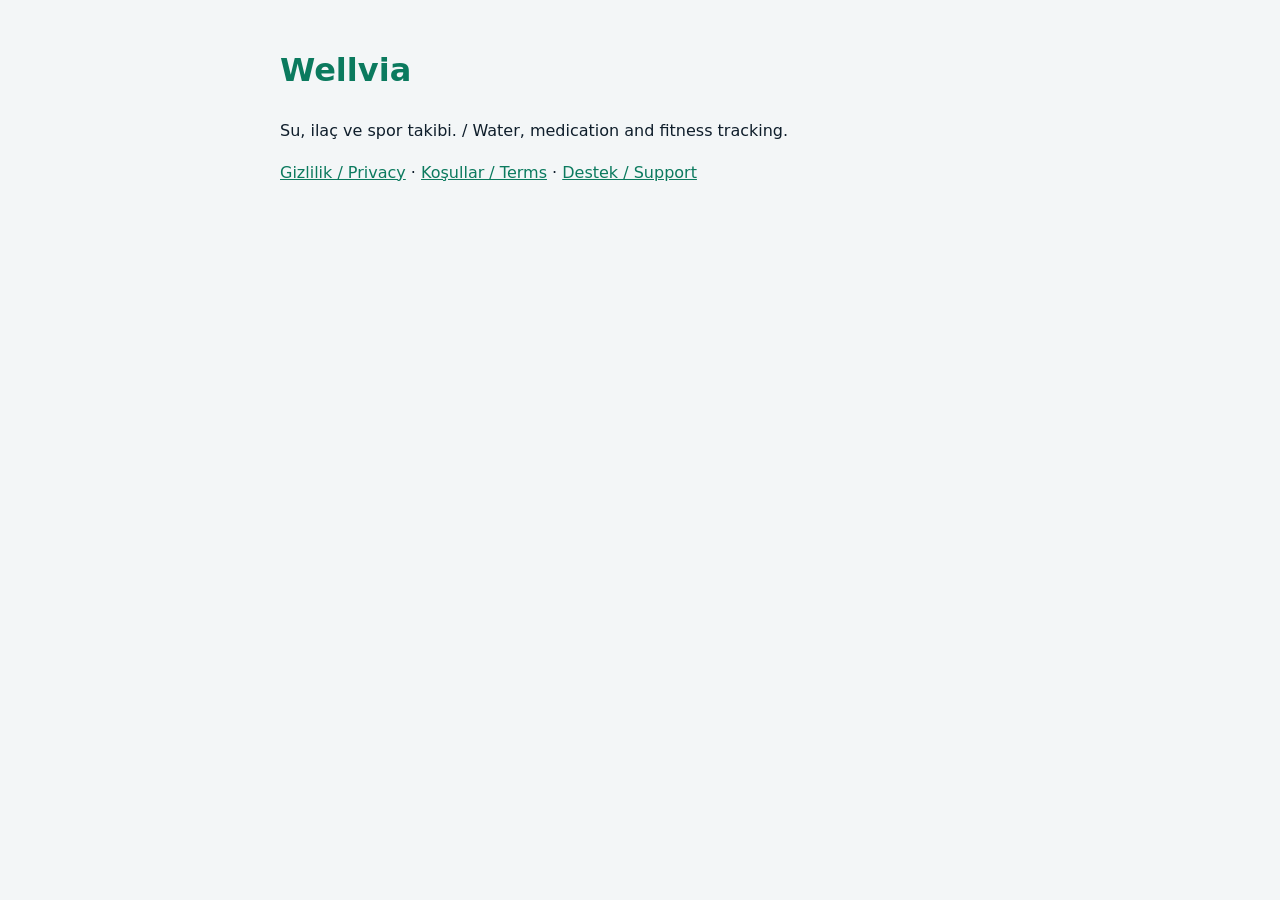
<file: index.html>
<!doctype html><html lang="tr"><head><meta charset="utf-8"><meta name="viewport" content="width=device-width,initial-scale=1"><title>Wellvia</title><link rel="stylesheet" href="style.css"></head><body>
<h1>Wellvia</h1><p>Su, ilaç ve spor takibi. / Water, medication and fitness tracking.</p>
<p><a href="privacy.html">Gizlilik / Privacy</a> · <a href="terms.html">Koşullar / Terms</a> · <a href="mailto:kazim.ozgun87@icloud.com">Destek / Support</a></p></body></html>
</file>
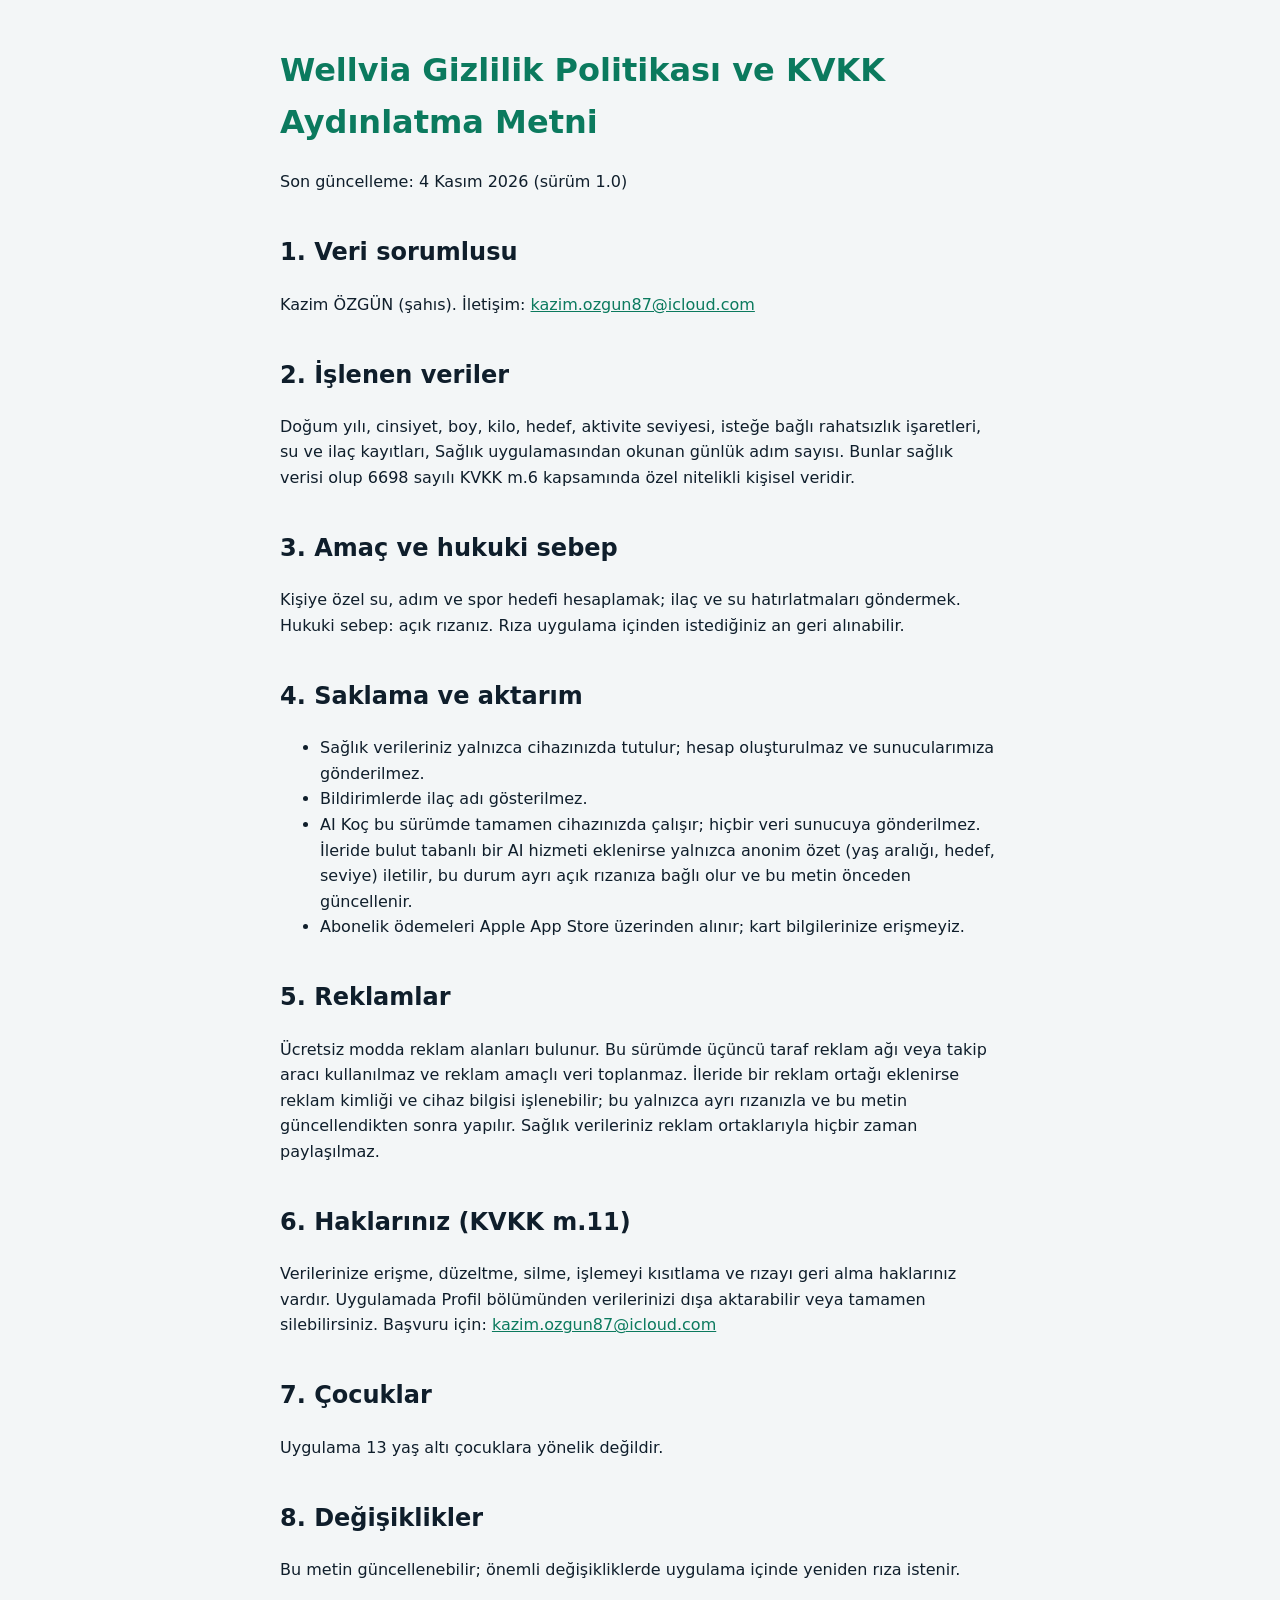
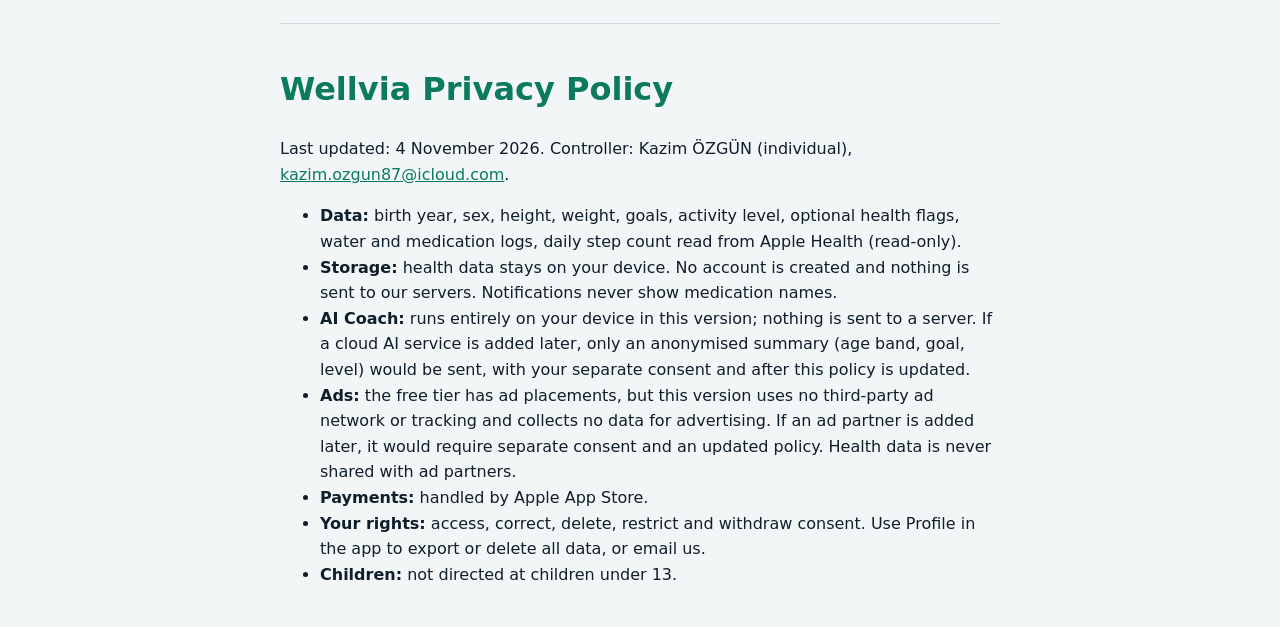
<file: privacy.html>
<!doctype html>
<html lang="tr"><head><meta charset="utf-8"><meta name="viewport" content="width=device-width,initial-scale=1">
<title>Wellvia Gizlilik Politikası</title><link rel="stylesheet" href="style.css"></head><body>

<h1>Wellvia Gizlilik Politikası ve KVKK Aydınlatma Metni</h1>
<p>Son güncelleme: 4 Kasım 2026 (sürüm 1.0)</p>
<h2>1. Veri sorumlusu</h2>
<p>Kazim ÖZGÜN (şahıs). İletişim: <a href="mailto:kazim.ozgun87@icloud.com">kazim.ozgun87@icloud.com</a></p>
<h2>2. İşlenen veriler</h2>
<p>Doğum yılı, cinsiyet, boy, kilo, hedef, aktivite seviyesi, isteğe bağlı rahatsızlık işaretleri, su ve ilaç kayıtları, Sağlık uygulamasından okunan günlük adım sayısı. Bunlar sağlık verisi olup 6698 sayılı KVKK m.6 kapsamında özel nitelikli kişisel veridir.</p>
<h2>3. Amaç ve hukuki sebep</h2>
<p>Kişiye özel su, adım ve spor hedefi hesaplamak; ilaç ve su hatırlatmaları göndermek. Hukuki sebep: açık rızanız. Rıza uygulama içinden istediğiniz an geri alınabilir.</p>
<h2>4. Saklama ve aktarım</h2>
<ul>
<li>Sağlık verileriniz yalnızca cihazınızda tutulur; hesap oluşturulmaz ve sunucularımıza gönderilmez.</li>
<li>Bildirimlerde ilaç adı gösterilmez.</li>
<li>AI Koç bu sürümde tamamen cihazınızda çalışır; hiçbir veri sunucuya gönderilmez. İleride bulut tabanlı bir AI hizmeti eklenirse yalnızca anonim özet (yaş aralığı, hedef, seviye) iletilir, bu durum ayrı açık rızanıza bağlı olur ve bu metin önceden güncellenir.</li>
<li>Abonelik ödemeleri Apple App Store üzerinden alınır; kart bilgilerinize erişmeyiz.</li>
</ul>
<h2>5. Reklamlar</h2>
<p>Ücretsiz modda reklam alanları bulunur. Bu sürümde üçüncü taraf reklam ağı veya takip aracı kullanılmaz ve reklam amaçlı veri toplanmaz. İleride bir reklam ortağı eklenirse reklam kimliği ve cihaz bilgisi işlenebilir; bu yalnızca ayrı rızanızla ve bu metin güncellendikten sonra yapılır. Sağlık verileriniz reklam ortaklarıyla hiçbir zaman paylaşılmaz.</p>
<h2>6. Haklarınız (KVKK m.11)</h2>
<p>Verilerinize erişme, düzeltme, silme, işlemeyi kısıtlama ve rızayı geri alma haklarınız vardır. Uygulamada Profil bölümünden verilerinizi dışa aktarabilir veya tamamen silebilirsiniz. Başvuru için: <a href="mailto:kazim.ozgun87@icloud.com">kazim.ozgun87@icloud.com</a></p>
<h2>7. Çocuklar</h2>
<p>Uygulama 13 yaş altı çocuklara yönelik değildir.</p>
<h2>8. Değişiklikler</h2>
<p>Bu metin güncellenebilir; önemli değişikliklerde uygulama içinde yeniden rıza istenir.</p>
<hr>
<h1>Wellvia Privacy Policy</h1>
<p>Last updated: 4 November 2026. Controller: Kazim ÖZGÜN (individual), <a href="mailto:kazim.ozgun87@icloud.com">kazim.ozgun87@icloud.com</a>.</p>
<ul>
<li><b>Data:</b> birth year, sex, height, weight, goals, activity level, optional health flags, water and medication logs, daily step count read from Apple Health (read-only).</li>
<li><b>Storage:</b> health data stays on your device. No account is created and nothing is sent to our servers. Notifications never show medication names.</li>
<li><b>AI Coach:</b> runs entirely on your device in this version; nothing is sent to a server. If a cloud AI service is added later, only an anonymised summary (age band, goal, level) would be sent, with your separate consent and after this policy is updated.</li>
<li><b>Ads:</b> the free tier has ad placements, but this version uses no third-party ad network or tracking and collects no data for advertising. If an ad partner is added later, it would require separate consent and an updated policy. Health data is never shared with ad partners.</li>
<li><b>Payments:</b> handled by Apple App Store.</li>
<li><b>Your rights:</b> access, correct, delete, restrict and withdraw consent. Use Profile in the app to export or delete all data, or email us.</li>
<li><b>Children:</b> not directed at children under 13.</li>
</ul>
</body></html>
</file>
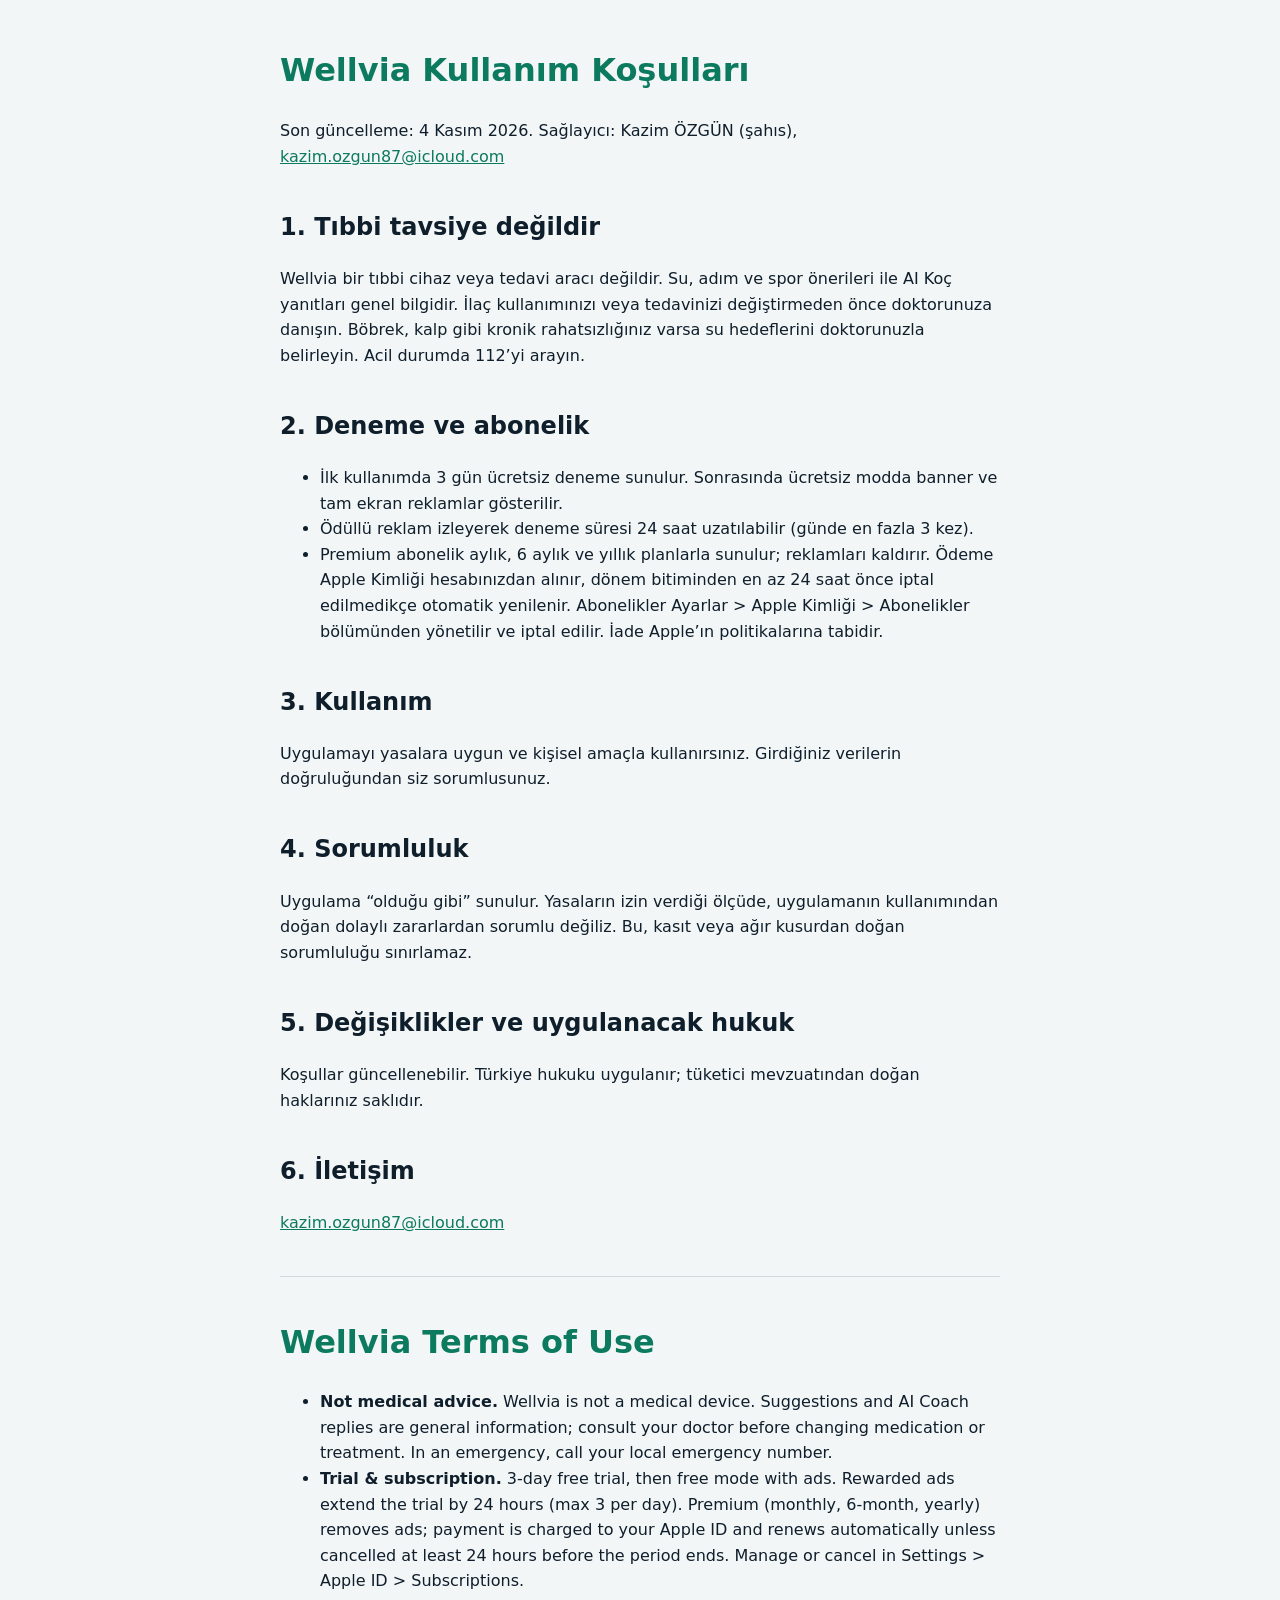
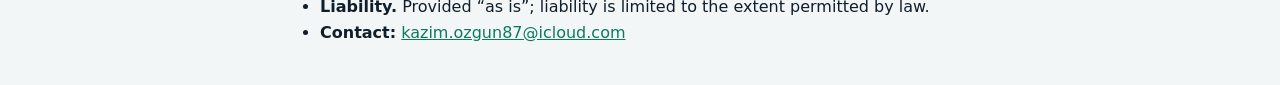
<file: terms.html>
<!doctype html>
<html lang="tr"><head><meta charset="utf-8"><meta name="viewport" content="width=device-width,initial-scale=1">
<title>Wellvia Kullanım Koşulları</title><link rel="stylesheet" href="style.css"></head><body>

<h1>Wellvia Kullanım Koşulları</h1>
<p>Son güncelleme: 4 Kasım 2026. Sağlayıcı: Kazim ÖZGÜN (şahıs), <a href="mailto:kazim.ozgun87@icloud.com">kazim.ozgun87@icloud.com</a></p>
<h2>1. Tıbbi tavsiye değildir</h2>
<p>Wellvia bir tıbbi cihaz veya tedavi aracı değildir. Su, adım ve spor önerileri ile AI Koç yanıtları genel bilgidir. İlaç kullanımınızı veya tedavinizi değiştirmeden önce doktorunuza danışın. Böbrek, kalp gibi kronik rahatsızlığınız varsa su hedeflerini doktorunuzla belirleyin. Acil durumda 112’yi arayın.</p>
<h2>2. Deneme ve abonelik</h2>
<ul>
<li>İlk kullanımda 3 gün ücretsiz deneme sunulur. Sonrasında ücretsiz modda banner ve tam ekran reklamlar gösterilir.</li>
<li>Ödüllü reklam izleyerek deneme süresi 24 saat uzatılabilir (günde en fazla 3 kez).</li>
<li>Premium abonelik aylık, 6 aylık ve yıllık planlarla sunulur; reklamları kaldırır. Ödeme Apple Kimliği hesabınızdan alınır, dönem bitiminden en az 24 saat önce iptal edilmedikçe otomatik yenilenir. Abonelikler Ayarlar &gt; Apple Kimliği &gt; Abonelikler bölümünden yönetilir ve iptal edilir. İade Apple’ın politikalarına tabidir.</li>
</ul>
<h2>3. Kullanım</h2>
<p>Uygulamayı yasalara uygun ve kişisel amaçla kullanırsınız. Girdiğiniz verilerin doğruluğundan siz sorumlusunuz.</p>
<h2>4. Sorumluluk</h2>
<p>Uygulama “olduğu gibi” sunulur. Yasaların izin verdiği ölçüde, uygulamanın kullanımından doğan dolaylı zararlardan sorumlu değiliz. Bu, kasıt veya ağır kusurdan doğan sorumluluğu sınırlamaz.</p>
<h2>5. Değişiklikler ve uygulanacak hukuk</h2>
<p>Koşullar güncellenebilir. Türkiye hukuku uygulanır; tüketici mevzuatından doğan haklarınız saklıdır.</p>
<h2>6. İletişim</h2>
<p><a href="mailto:kazim.ozgun87@icloud.com">kazim.ozgun87@icloud.com</a></p>
<hr>
<h1>Wellvia Terms of Use</h1>
<ul>
<li><b>Not medical advice.</b> Wellvia is not a medical device. Suggestions and AI Coach replies are general information; consult your doctor before changing medication or treatment. In an emergency, call your local emergency number.</li>
<li><b>Trial &amp; subscription.</b> 3-day free trial, then free mode with ads. Rewarded ads extend the trial by 24 hours (max 3 per day). Premium (monthly, 6-month, yearly) removes ads; payment is charged to your Apple ID and renews automatically unless cancelled at least 24 hours before the period ends. Manage or cancel in Settings &gt; Apple ID &gt; Subscriptions.</li>
<li><b>Liability.</b> Provided “as is”; liability is limited to the extent permitted by law.</li>
<li><b>Contact:</b> <a href="mailto:kazim.ozgun87@icloud.com">kazim.ozgun87@icloud.com</a></li>
</ul>
</body></html>
</file>
<file: style.css>
body{font:16px/1.6 -apple-system,system-ui,sans-serif;max-width:720px;margin:0 auto;padding:24px 16px;color:#0f1e2b;background:#f3f6f7}
h1{color:#0b7a5e}h2{margin-top:1.6em}a{color:#0b7a5e}hr{margin:2.5em 0;border:0;border-top:1px solid #cdd7dc}
@media(prefers-color-scheme:dark){body{background:#0f1e2b;color:#e8eef1}hr{border-color:#2b3b47}}
</file>
